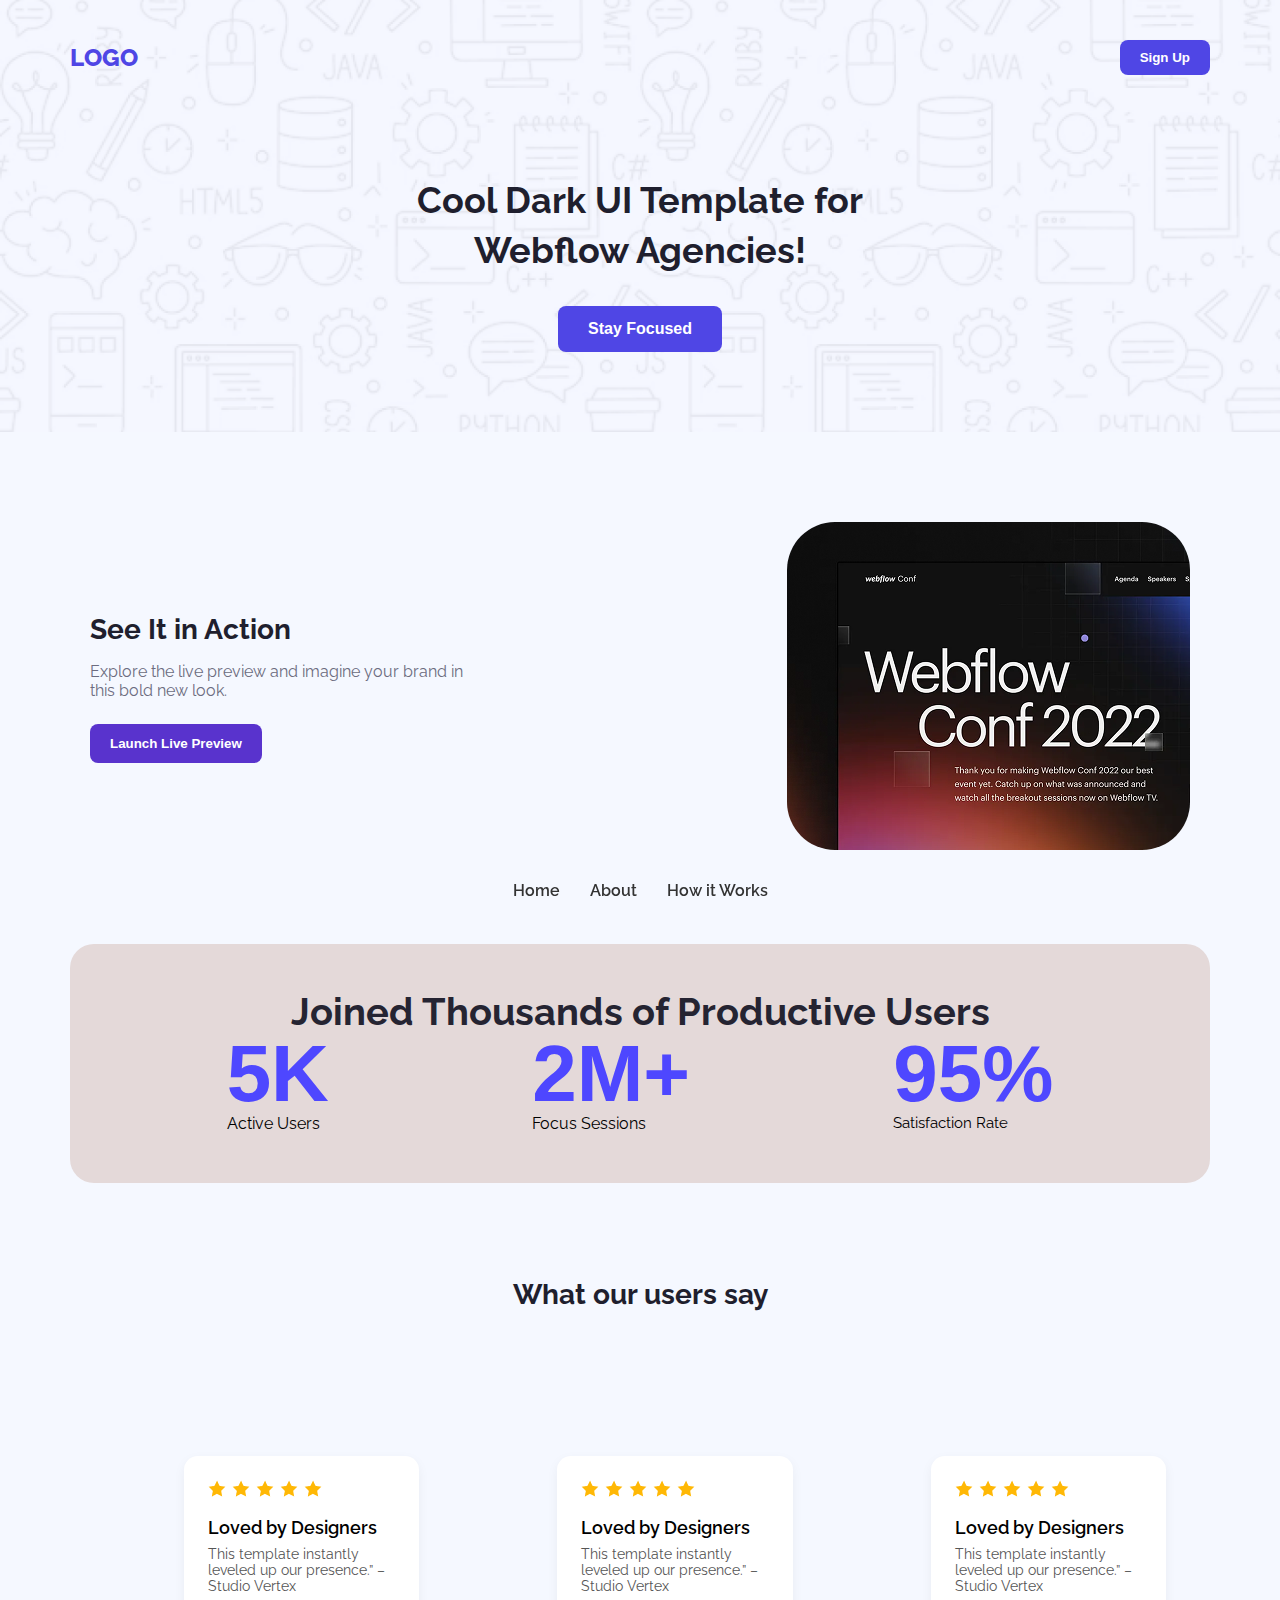
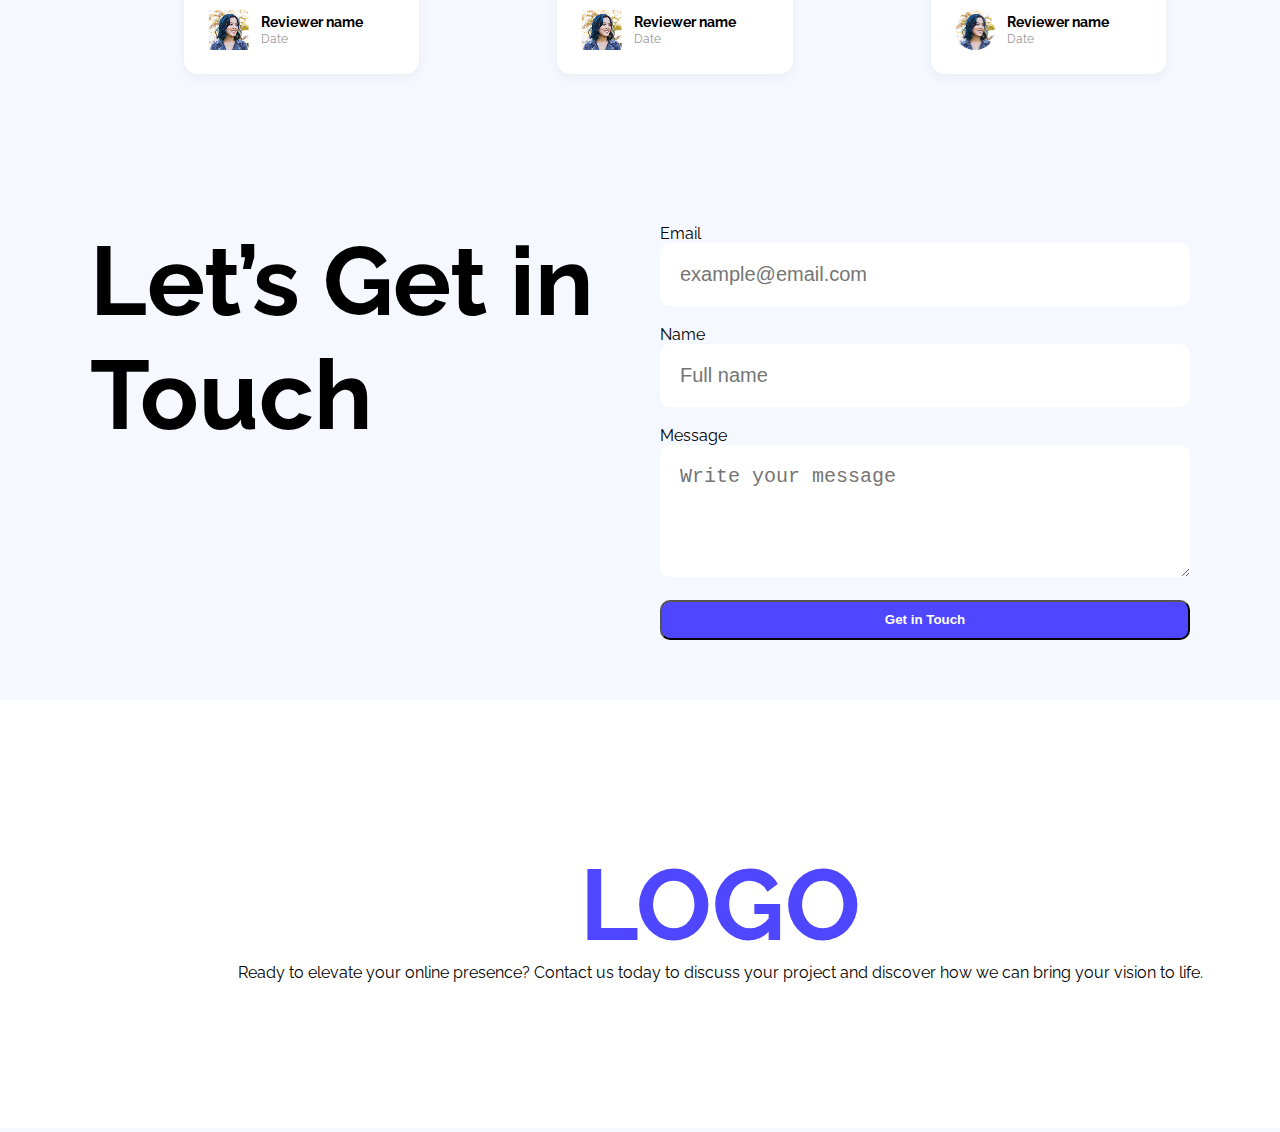
<file: index.html>
<!DOCTYPE html>
<html lang="en">

<head>
  <meta charset="UTF-8" />
  <meta name="viewport" content="width=device-width, initial-scale=1" />
  <title>Landing Lanchpad</title>
  <link rel="stylesheet" href="style/style.css" />
  <link rel="preconnect" href="https://fonts.googleapis.com" />
  <link rel="preconnect" href="https://fonts.gstatic.com" crossorigin />
  <link href="https://fonts.googleapis.com/css2?family=Raleway:ital,wght@0,100..900;1,100..900&display=swap"
    rel="stylesheet" />
</head>

<body class="raleway-normal">

  <header class="hero_section">
    <div class="hero_navbar">
      <h1 class="logo">LOGO</h1>
      <button class="signup_btn">Sign Up</button>
    </div>
  
    <div class="hero_content">
      <h2 class="hero_title">Cool Dark UI Template for <br /> Webflow Agencies!</h2>
      <button class="h_btn">Stay Focused</button>
    </div>
  </header>
  

  <main>
    <section class="action_section">
      <div class="action_content">
        
        <div class="action_text">
          <h2 class="action_title">See It in Action</h2>
          <p class="action_subtitle">
            Explore the live preview and imagine your brand in this bold new look.
          </p>
          <button class="action_btn">Launch Live Preview</button>
        </div>
    
        
        <div class="action_image">
          <img src="image/wc-mini.png" alt="Webflow Preview" />
        </div>
      </div>
    </section>
    

      
      <section class="productive_user_section">
        <h4 class="centered_tittle">Joined Thousands of Productive Users</h4>
        <div class="productive_items">
          <div class="productive_item">
            <h1 class="productive_num primary_color">5K</h1>
            <p class="productiv_description">Active Users</p>
          </div>
          <div class="productive_item">
            <h1 class="productive_num primary_color">2M+</h1>
            <p class="productiv_description">Focus Sessions</p>
          </div>
          <div class="productive_item">
            <h1 class="productive_num primary_color">95%</h1>
            <p class="productive_description">Satisfaction Rate</p>
          </div>
        </div>
      </section>
      <section class="review_section">
        <h2 class="section_title">What our users say</h2>
      
        <div class="review_container">
          <!-- Review Card 1 -->
          <div class="review_card">
            <div class="stars">
              <img src="image/icon-star.png" alt="star" />
              <img src="image/icon-star.png" alt="star" />
              <img src="image/icon-star.png" alt="star" />
              <img src="image/icon-star.png" alt="star" />
              <img src="image/icon-star.png" alt="star" />
            </div>
            <h4 class="card_title">Loved by Designers</h4>
            <p class="card_subtitle">This template instantly leveled up our presence.” – Studio Vertex</p>
            <div class="reviewer_info">
              <img src="image/avatar.png" class="avatar" alt="reviewer avatar">
              <div>
                <p class="reviewer_name">Reviewer name</p>
                <p class="reviewer_date">Date</p>
              </div>
            </div>
          </div>
      
          <!-- Review Card 2 -->
          <div class="review_card">
            <div class="stars">
              <img src="image/icon-star.png" alt="star" />
              <img src="image/icon-star.png" alt="star" />
              <img src="image/icon-star.png" alt="star" />
              <img src="image/icon-star.png" alt="star" />
              <img src="image/icon-star.png" alt="star" />
            </div>
            <h4 class="card_title">Loved by Designers</h4>
            <p class="card_subtitle">This template instantly leveled up our presence.” – Studio Vertex</p>
            <div class="reviewer_info">
              <img src="image/avatar.png" class="avatar" alt="reviewer avatar">
              <div>
                <p class="reviewer_name">Reviewer name</p>
                <p class="reviewer_date">Date</p>
              </div>
            </div>
          </div>
      
          
          <div class="review_card">
            <div class="stars">
              <img src="image/icon-star.png" alt="star" />
              <img src="image/icon-star.png" alt="star" />
              <img src="image/icon-star.png" alt="star" />
              <img src="image/icon-star.png" alt="star" />
              <img src="image/icon-star.png" alt="star" />
            </div>
            <h4 class="card_title">Loved by Designers</h4>
            <p class="card_subtitle">This template instantly leveled up our presence.” – Studio Vertex</p>
            <div class="reviewer_info">
              <img src="image/avatar.png" class="review" alt="reviewer avatar">
              <div>
                <p class="reviewer_name">Reviewer name</p>
                <p class="reviewer_date">Date</p>
              </div>
            </div>
          </div>
        </div>
      </section>
      
      
      

      

      
      <section class="touch_section bg_color">
        <div class="left_side">
          <h3 class="section_tittle">Let’s Get in Touch</h3>
        </div>
        <div class="right_side">
          <form>
            <label for="email">Email</label><br />
            <input type="email" id="email" name="email" placeholder="example@email.com" required />

            <label for="name">Name</label><br />
            <input type="text" id="name" name="name" placeholder="Full name" required />

            <label for="message">Message</label><br />
            <textarea id="message" name="message" cols="50" rows="4" placeholder="Write your message"
              required></textarea>

            <button type="submit" class="btn_primary">Get in Touch</button>
          </form>
        </div>
      </section>

    </div>
  </main>

  <footer>
    <div class="container">
      <div class="footer_content">
        <h1 class="website_name_logo">LOGO</h1>
        <p class="website_subtittle">
          Ready to elevate your online presence? Contact us today to discuss your project and discover how we can bring
          your vision to life.
        </p>
        <div class="bottom-navbar">
          <ul>
            <li><a href="">Home</a></li>
            <li><a href="">About</a></li>
            <li><a href="">How it Works</a></li>
          </ul>
        </div>
      </div>
    </div>
  </footer>
  

</body>

</html>
</file>
<file: style/style.css>
/* Raleway Font */
.raleway-normal {
  font-family: "Raleway", sans-serif;
  font-optical-sizing: auto;
  font-style: normal;
}


* {
  margin: 0;
  padding: 0;
  box-sizing: border-box;
}

body {
  font-family: "Raleway", sans-serif;
}

/* Navbar */
.Navbar {
  display: flex;
  justify-content: space-between;
  align-items: center;
  padding: 20px 0;
}

.logo {
  color: #4f46e5;
  font-weight: 800;
  font-size: 24px;
}

ul li {
  list-style: none;
}

/* Buttons */
.btn_primary {
  background-color: #4E47FF;
  height: 40px;
  border-radius: 10px;
  width: 100%;
  font-weight: bold;
  color: white;
  transition: all 0.3s ease;
  cursor: pointer;
}

.btn_primary:hover {
  background-color: #289d57;
  transform: scale(1.05);
  box-shadow: 0 4px 12px rgba(0, 0, 0, 0.2);
}

.btn_secondary {
  background-color: #4E47FF;
  color: white;
  font-weight: bold;
  font-size: 16px;
  padding: 0 36px;
  height: 50px;
  border-radius: 10px;
  border: none;
  cursor: pointer;
  transition: all 0.3s ease;
  white-space: nowrap;
  box-sizing: border-box;
  text-align: center;
}

.btn_secondary:hover {
  background-color: #289d57;
  transform: scale(1.05);
  box-shadow: 0 4px 12px rgba(0, 0, 0, 0.2);
}

/* Hero Section */
.hero_section {
  background-image: url("./hero-bg.png");
  background-repeat: no-repeat;
  background-size: cover;
  background-position: center;
  padding: 40px 20px 80px;
  text-align: center;
  color: #1f1f2e;
}

.hero_navbar {
  display: flex;
  justify-content: space-between;
  align-items: center;
  max-width: 1140px;
  margin: 0 auto;
}

.signup_btn {
  background-color: #4f46e5;
  color: white;
  padding: 10px 20px;
  border: none;
  border-radius: 8px;
  font-weight: 600;
  cursor: pointer;
  transition: background 0.3s;
}

.signup_btn:hover {
  background-color: #289d57;
}

.hero_content {
  margin-top: 100px;
}

.hero_title {
  font-size: 36px;
  font-weight: 700;
  margin-bottom: 30px;
  line-height: 1.4;
}

.h_btn {
  background-color: #4f46e5;
  color: white;
  padding: 14px 30px;
  border: none;
  border-radius: 8px;
  font-weight: 600;
  font-size: 16px;
  cursor: pointer;
  transition: background 0.3s;
}

.h_btn:hover {
  background-color: #30a347;
}

/* Banner Section */
.banner {
  text-align: center;
  margin: 100px auto 189px;
  padding: 0 267.5px;
}

.banner_tittle {
  font-weight: bold;
  font-size: 65px;
  color: #252432;
}

/* Action Section */
.action_section {
  margin-top: 30px;
  background-color: #F5F8FF;
  padding: 60px 20px;
}

.action_content {
  display: flex;
  align-items: center;
  justify-content: space-between;
  max-width: 1140px;
  margin: 0 auto;
  flex-wrap: wrap;
  gap: 40px;
  
}

.action_text {
  flex: 1;
  min-width: 300px;
}

.action_title {
  font-size: 28px;
  font-weight: 700;
  color: #1f1f2e;
  margin-bottom: 16px;
}

.action_subtitle {
  font-size: 16px;
  color: #6c6c80;
  margin-bottom: 24px;
  max-width: 400px;
}

.action_btn {
  background-color: #5933cd;
  color: white;
  padding: 12px 20px;
  border: none;
  border-radius: 8px;
  font-weight: 600;
  cursor: pointer;
  transition: background 0.3s;
}

.action_btn:hover {
  background-color: #1f8732;
}

.action_image img {
  
  width: 403px;
  height: 328px;
  height: auto;
  border-radius: 48px;
}

/* Review Section */
.review_section {
  margin-top: 35px;
  background-color: #F5F8FF;
  padding: 60px 20px;
  text-align: center;
}

.section_title {
  font-size: 28px;
  color: #1f1f2e;
  margin-bottom: 40px;
}

.review_container {
  display: flex;
  justify-content: center;
  gap: 20px;
  flex-wrap: wrap;
}

.review_card {
  background: #FFFFFF;
  padding: 24px;
  border-radius: 14px;
  margin: 105px 24px 0 94px;
  box-shadow: 0 4px 12px rgba(0, 0, 0, 0.05);
  max-width: 300px;
  flex: 1;
  text-align: left;
}

.stars img {
  width: 18px;
  margin-right: 2px;
}

.card_title {
  font-size: 18px;
  font-weight: 600;
  margin: 16px 0 8px;
}

.card_subtitle {
  color: #555;
  font-size: 14px;
  margin-bottom: 16px;
}

.reviewer_info {
  display: flex;
  align-items: center;
  gap: 12px;
}

.review {
  width: 40px;
  height: 40px;
  border-radius: 50%;
}

.reviewer_name {
  font-weight: bold;
  font-size: 14px;
  margin-bottom: 2px;
}

.reviewer_date {
  font-size: 12px;
  color: #999;
}

/*  Touch Section */
.touch_section {
  display: flex;
  gap: 40px;
  padding: 60px 20px;
  flex-wrap: wrap;
  margin-top: 30px;
}

.left_side,
.right_side {
  flex: 1;
  min-width: 280px;
}

.touch_section input,
.touch_section textarea {
  font-size: 20px;
  width: 100%;
  padding: 20px;
  margin-bottom: 19px;
  border: none;
  border-radius: 10px;
  box-sizing: border-box;
  background-color: white;
}

.touch_section textarea {
  min-height: 120px;
}

/* Footer style */
.bottom-navbar {
  position: fixed;
  bottom: 0;
  left: 0;
  right: 0;
  color: #8987a1;
  display: flex;
  gap: 10px;
  justify-content: center;
}



footer {
  background-color: white;
  text-align: center;
}

.footer_content {
  
  .footer_content {
    display: flex;
    flex-direction: column;    
    align-items: center;
    padding: 20px 20px 25px;
    text-align: center;
  }
  
}


.container {
  display: flex;
  width: 1440px;
  height: 428px;
  margin: 0 auto;
  padding: 0 20px;
  display: grid;
  place-items: center;
  justify-content: center;
  
}


.bg_color {
  background-color: #F5F8FF;
}

.primary_color {
  color: #4E47FF;
}

.section_tittle {
  color: #000000;
  font-weight: bold;
  font-size: 97px;
}

.centered_tittle {
  color: #252432;
  font-weight: bold;
  font-size: 38px;
  text-align: center;
  margin-top: -5px;
}

/* Productive Section */
.productive_user_section {
  margin-top: 30px;
  background-color: #F5F8FF;
  border-radius: 24px;
  padding: 50px 80px 50px;
  background-color: rgb(228, 217, 217);
  
}

.productive_items {
  display: flex;
  
  justify-content: space-around;
  gap: 50px;
}

.productive_description {
  font-size: 15px;
}

.productive_num {
  font-size: 80px;
  font-weight: bold;
  font-family: Arial, Helvetica, sans-serif;
  line-height: 1;
  margin: 0;
  padding: 0;
}
header{
  background-color: #f5f7ff;
}
body{
 background-color:#F5F8FF ;
}
main{
  max-width: 1140px;
  margin: 0 auto;
  width: 100%;
}
.bottom-navbar ul {
  list-style: none;
  display: flex;
  gap: 30px;
  padding: 0;
  margin: 20px 0 0;
}

.bottom-navbar li a {
  text-decoration: none;
  color: #333;
  font-weight: 600;
}
.website_name_logo{
  font-size: 100px;
  color: #4E47FF;
}
</file>
